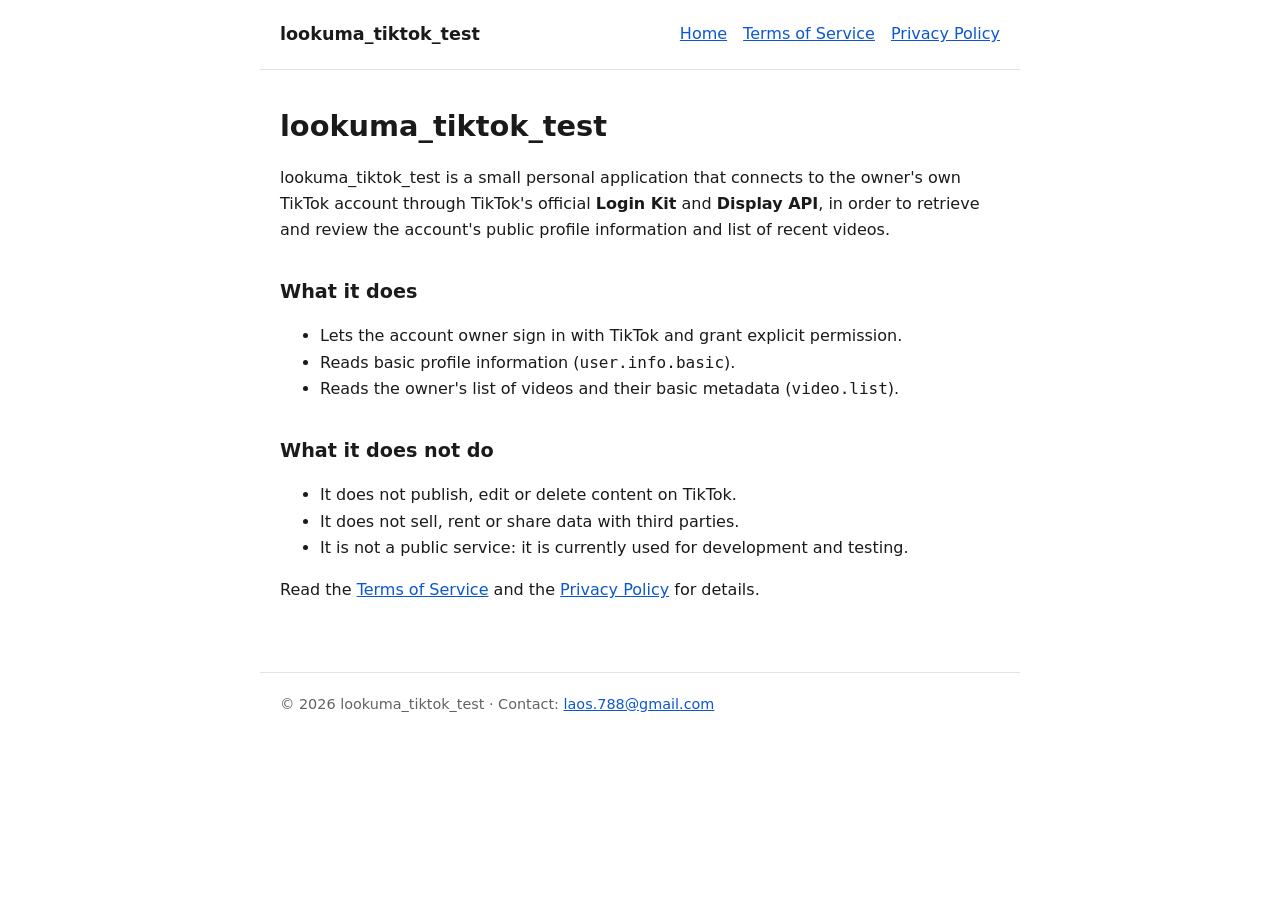
<file: index.html>
<!doctype html><html lang="en"><head><meta charset="utf-8"><meta name="viewport" content="width=device-width, initial-scale=1"><link rel="stylesheet" href="style.css"><title>lookuma_tiktok_test</title><meta name="description" content="lookuma_tiktok_test is a personal tool that reads the profile and recent videos of the owner's own TikTok account."></head><body>
<header><strong>lookuma_tiktok_test</strong><nav><a href="index.html">Home</a><a href="terms.html">Terms of Service</a><a href="privacy.html">Privacy Policy</a></nav></header>
<main>
<h1>lookuma_tiktok_test</h1>
<p>lookuma_tiktok_test is a small personal application that connects to the owner's own TikTok account through TikTok's official <strong>Login Kit</strong> and <strong>Display API</strong>, in order to retrieve and review the account's public profile information and list of recent videos.</p>
<h2>What it does</h2>
<ul>
<li>Lets the account owner sign in with TikTok and grant explicit permission.</li>
<li>Reads basic profile information (<code>user.info.basic</code>).</li>
<li>Reads the owner's list of videos and their basic metadata (<code>video.list</code>).</li>
</ul>
<h2>What it does not do</h2>
<ul>
<li>It does not publish, edit or delete content on TikTok.</li>
<li>It does not sell, rent or share data with third parties.</li>
<li>It is not a public service: it is currently used for development and testing.</li>
</ul>
<p>Read the <a href="terms.html">Terms of Service</a> and the <a href="privacy.html">Privacy Policy</a> for details.</p>
</main>
<footer>&copy; 2026 lookuma_tiktok_test &middot; Contact: <a href="mailto:laos.788@gmail.com">laos.788@gmail.com</a></footer>
</body></html>
</file>
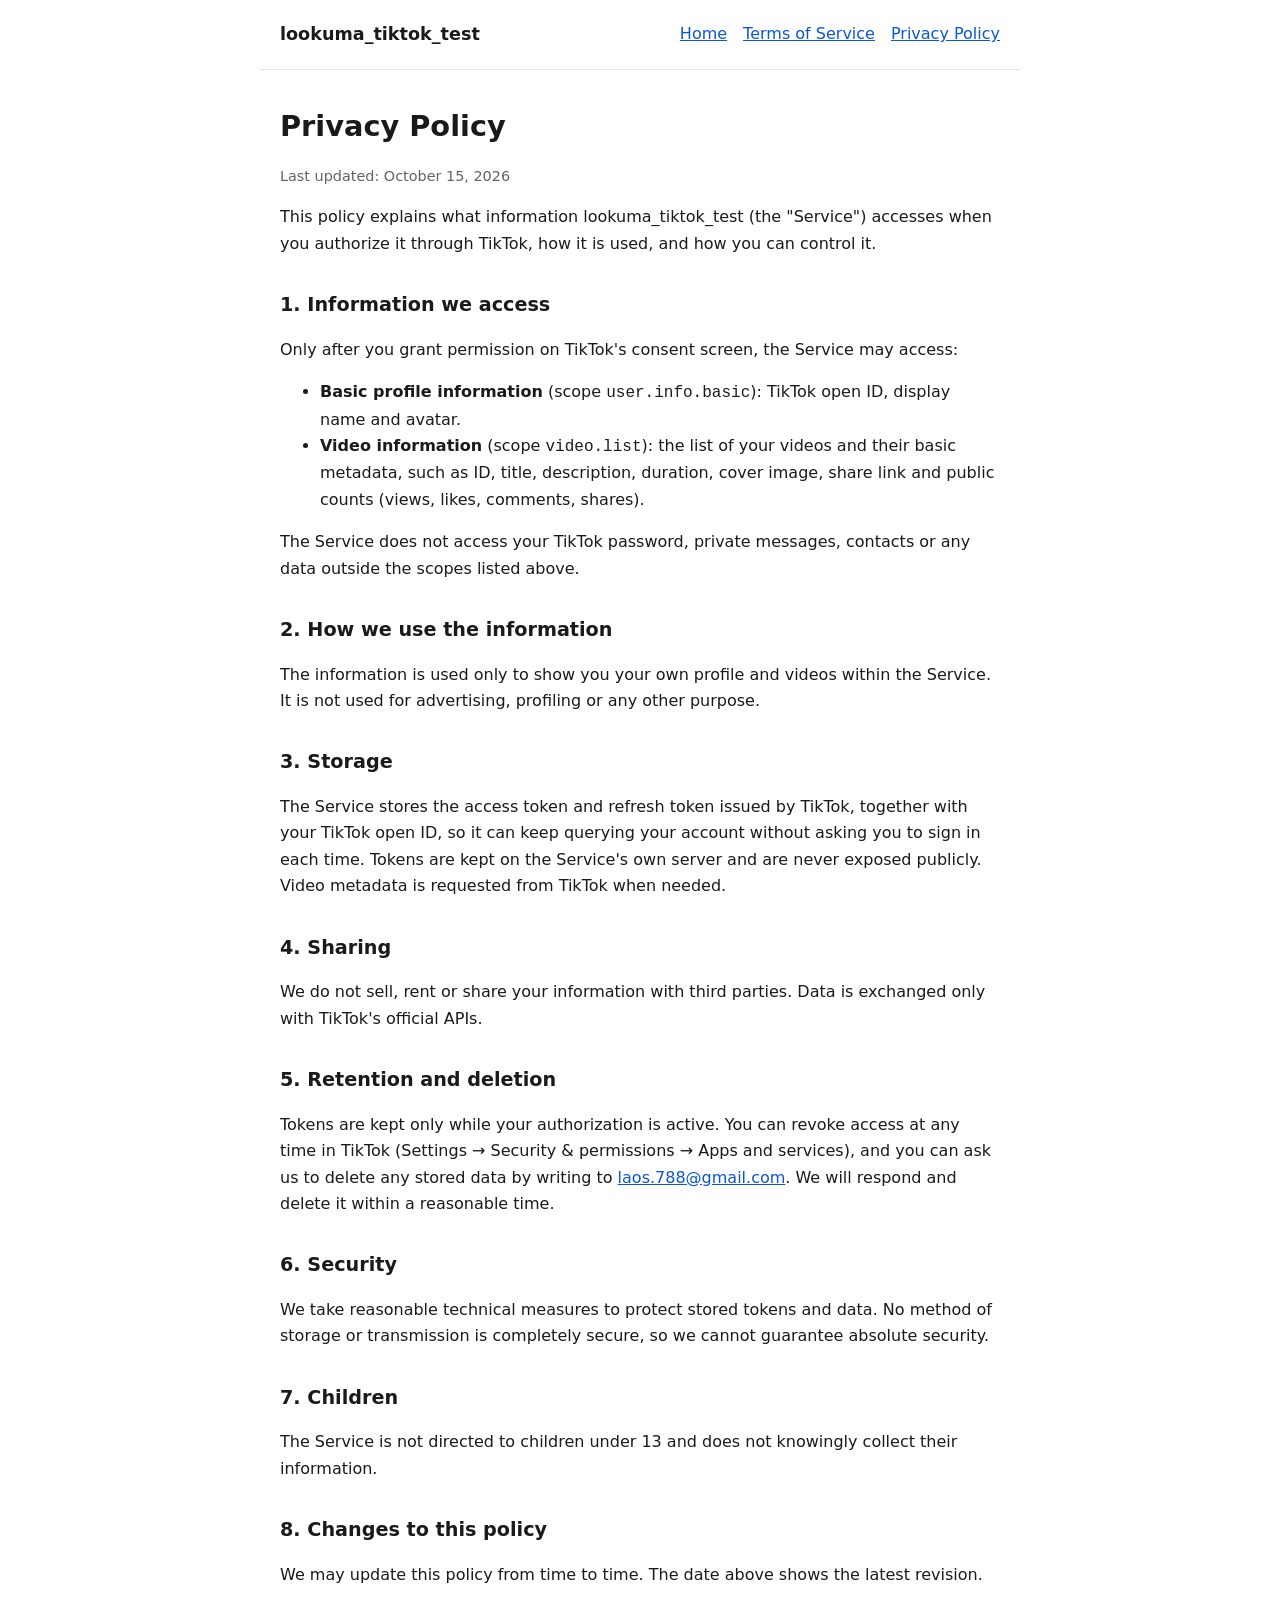
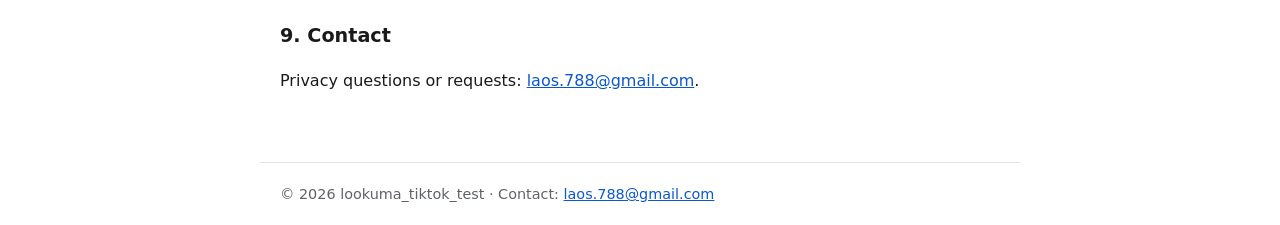
<file: privacy.html>
<!doctype html><html lang="en"><head><meta charset="utf-8"><meta name="viewport" content="width=device-width, initial-scale=1"><link rel="stylesheet" href="style.css"><title>Privacy Policy - lookuma_tiktok_test</title></head><body>
<header><strong>lookuma_tiktok_test</strong><nav><a href="index.html">Home</a><a href="terms.html">Terms of Service</a><a href="privacy.html">Privacy Policy</a></nav></header>
<main>
<h1>Privacy Policy</h1>
<p class="muted">Last updated: October 15, 2026</p>
<p>This policy explains what information lookuma_tiktok_test (the "Service") accesses when you authorize it through TikTok, how it is used, and how you can control it.</p>
<h2>1. Information we access</h2>
<p>Only after you grant permission on TikTok's consent screen, the Service may access:</p>
<ul>
<li><strong>Basic profile information</strong> (scope <code>user.info.basic</code>): TikTok open ID, display name and avatar.</li>
<li><strong>Video information</strong> (scope <code>video.list</code>): the list of your videos and their basic metadata, such as ID, title, description, duration, cover image, share link and public counts (views, likes, comments, shares).</li>
</ul>
<p>The Service does not access your TikTok password, private messages, contacts or any data outside the scopes listed above.</p>
<h2>2. How we use the information</h2>
<p>The information is used only to show you your own profile and videos within the Service. It is not used for advertising, profiling or any other purpose.</p>
<h2>3. Storage</h2>
<p>The Service stores the access token and refresh token issued by TikTok, together with your TikTok open ID, so it can keep querying your account without asking you to sign in each time. Tokens are kept on the Service's own server and are never exposed publicly. Video metadata is requested from TikTok when needed.</p>
<h2>4. Sharing</h2>
<p>We do not sell, rent or share your information with third parties. Data is exchanged only with TikTok's official APIs.</p>
<h2>5. Retention and deletion</h2>
<p>Tokens are kept only while your authorization is active. You can revoke access at any time in TikTok (Settings &rarr; Security &amp; permissions &rarr; Apps and services), and you can ask us to delete any stored data by writing to <a href="mailto:laos.788@gmail.com">laos.788@gmail.com</a>. We will respond and delete it within a reasonable time.</p>
<h2>6. Security</h2>
<p>We take reasonable technical measures to protect stored tokens and data. No method of storage or transmission is completely secure, so we cannot guarantee absolute security.</p>
<h2>7. Children</h2>
<p>The Service is not directed to children under 13 and does not knowingly collect their information.</p>
<h2>8. Changes to this policy</h2>
<p>We may update this policy from time to time. The date above shows the latest revision.</p>
<h2>9. Contact</h2>
<p>Privacy questions or requests: <a href="mailto:laos.788@gmail.com">laos.788@gmail.com</a>.</p>
</main>
<footer>&copy; 2026 lookuma_tiktok_test &middot; Contact: <a href="mailto:laos.788@gmail.com">laos.788@gmail.com</a></footer>
</body></html>
</file>
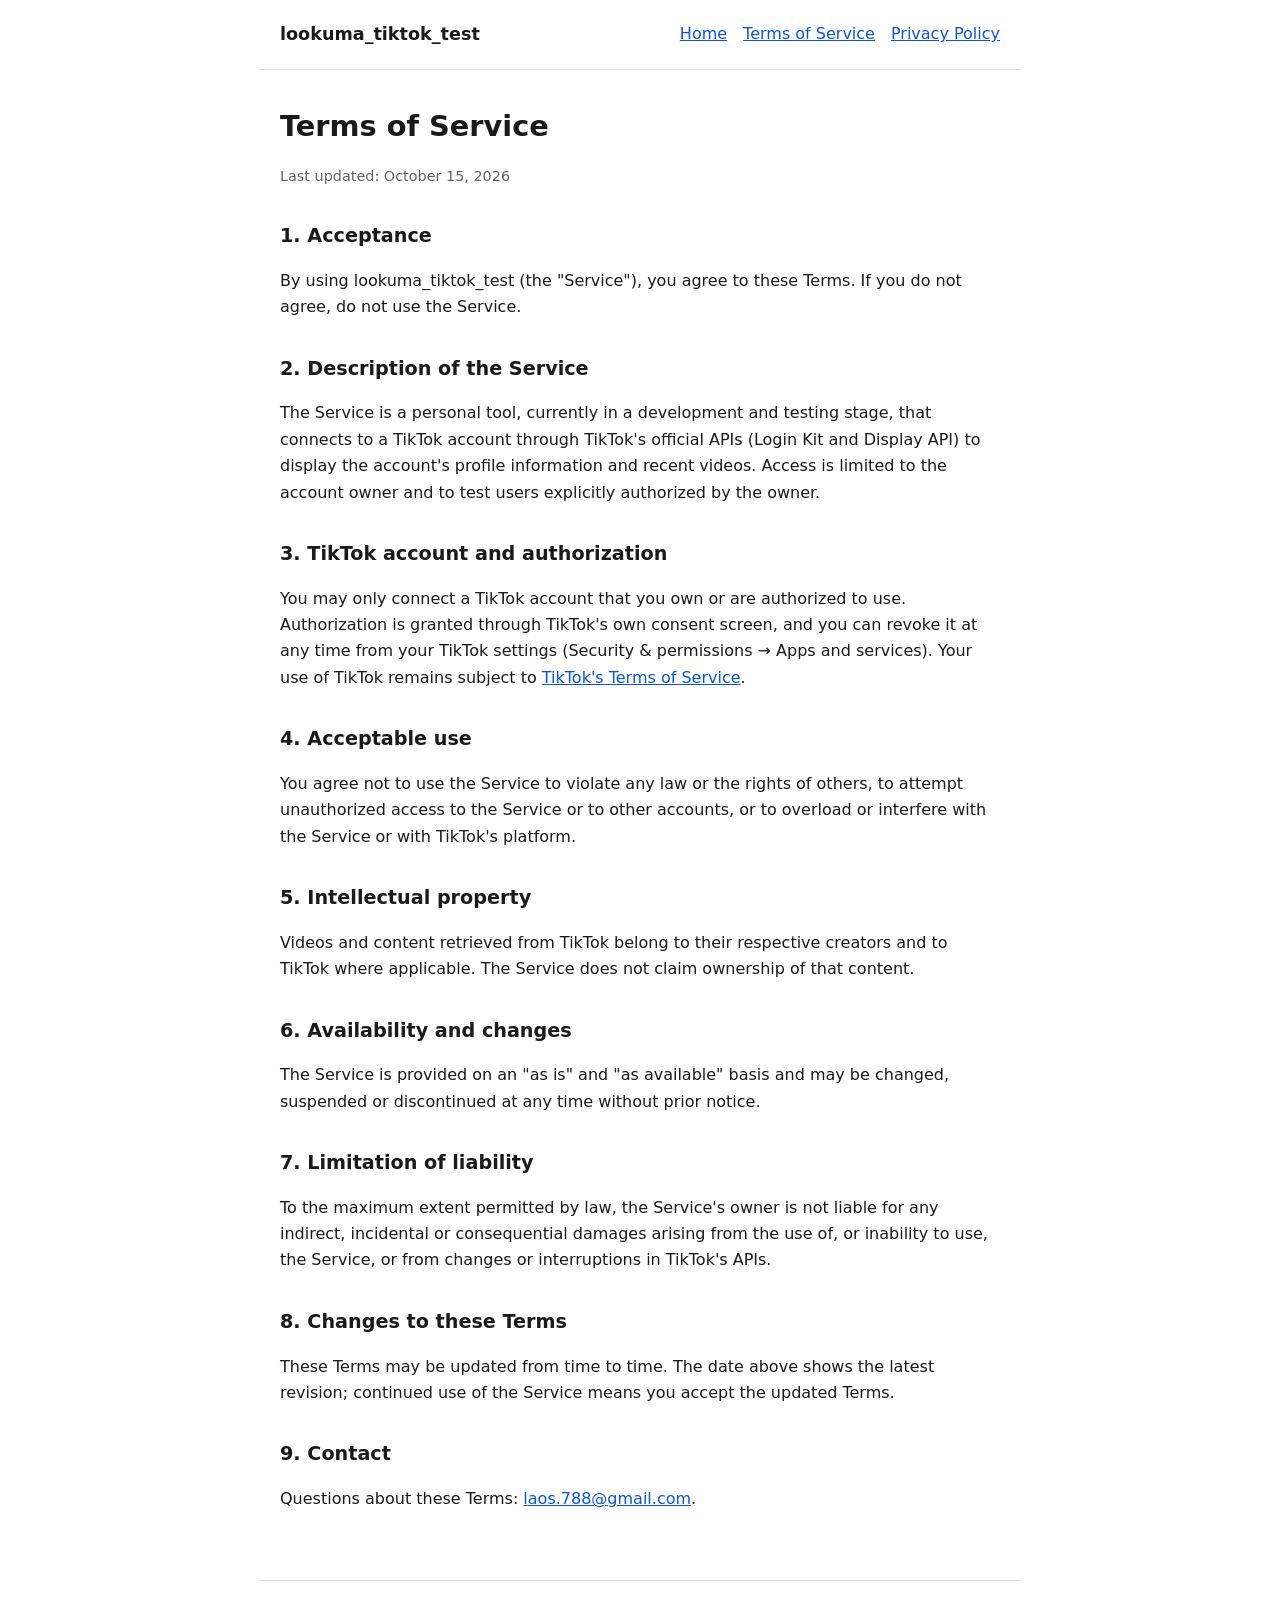
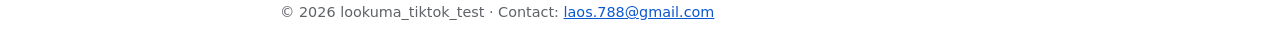
<file: terms.html>
<!doctype html><html lang="en"><head><meta charset="utf-8"><meta name="viewport" content="width=device-width, initial-scale=1"><link rel="stylesheet" href="style.css"><title>Terms of Service - lookuma_tiktok_test</title></head><body>
<header><strong>lookuma_tiktok_test</strong><nav><a href="index.html">Home</a><a href="terms.html">Terms of Service</a><a href="privacy.html">Privacy Policy</a></nav></header>
<main>
<h1>Terms of Service</h1>
<p class="muted">Last updated: October 15, 2026</p>
<h2>1. Acceptance</h2>
<p>By using lookuma_tiktok_test (the "Service"), you agree to these Terms. If you do not agree, do not use the Service.</p>
<h2>2. Description of the Service</h2>
<p>The Service is a personal tool, currently in a development and testing stage, that connects to a TikTok account through TikTok's official APIs (Login Kit and Display API) to display the account's profile information and recent videos. Access is limited to the account owner and to test users explicitly authorized by the owner.</p>
<h2>3. TikTok account and authorization</h2>
<p>You may only connect a TikTok account that you own or are authorized to use. Authorization is granted through TikTok's own consent screen, and you can revoke it at any time from your TikTok settings (Security &amp; permissions &rarr; Apps and services). Your use of TikTok remains subject to <a href="https://www.tiktok.com/legal/page/global/terms-of-service/en">TikTok's Terms of Service</a>.</p>
<h2>4. Acceptable use</h2>
<p>You agree not to use the Service to violate any law or the rights of others, to attempt unauthorized access to the Service or to other accounts, or to overload or interfere with the Service or with TikTok's platform.</p>
<h2>5. Intellectual property</h2>
<p>Videos and content retrieved from TikTok belong to their respective creators and to TikTok where applicable. The Service does not claim ownership of that content.</p>
<h2>6. Availability and changes</h2>
<p>The Service is provided on an "as is" and "as available" basis and may be changed, suspended or discontinued at any time without prior notice.</p>
<h2>7. Limitation of liability</h2>
<p>To the maximum extent permitted by law, the Service's owner is not liable for any indirect, incidental or consequential damages arising from the use of, or inability to use, the Service, or from changes or interruptions in TikTok's APIs.</p>
<h2>8. Changes to these Terms</h2>
<p>These Terms may be updated from time to time. The date above shows the latest revision; continued use of the Service means you accept the updated Terms.</p>
<h2>9. Contact</h2>
<p>Questions about these Terms: <a href="mailto:laos.788@gmail.com">laos.788@gmail.com</a>.</p>
</main>
<footer>&copy; 2026 lookuma_tiktok_test &middot; Contact: <a href="mailto:laos.788@gmail.com">laos.788@gmail.com</a></footer>
</body></html>
</file>
<file: style.css>
:root{--bg:#fff;--fg:#1a1a1a;--muted:#5f6368;--accent:#0b57d0;--line:#e3e3e3}
@media (prefers-color-scheme:dark){:root{--bg:#121212;--fg:#ececec;--muted:#a0a4a8;--accent:#8ab4f8;--line:#2c2c2c}}
*{box-sizing:border-box}
body{margin:0;background:var(--bg);color:var(--fg);font:16px/1.65 system-ui,-apple-system,"Segoe UI",Roboto,sans-serif}
header,main,footer{max-width:760px;margin:0 auto;padding:1.25rem}
header{display:flex;justify-content:space-between;align-items:center;flex-wrap:wrap;gap:.5rem;border-bottom:1px solid var(--line)}
header strong{font-size:1.1rem}
nav a{margin-left:1rem}
a{color:var(--accent)}
h1{font-size:1.8rem;line-height:1.25}
h2{font-size:1.2rem;margin-top:2rem}
.muted{color:var(--muted);font-size:.9rem}
footer{border-top:1px solid var(--line);margin-top:2rem;color:var(--muted);font-size:.9rem}
</file>
